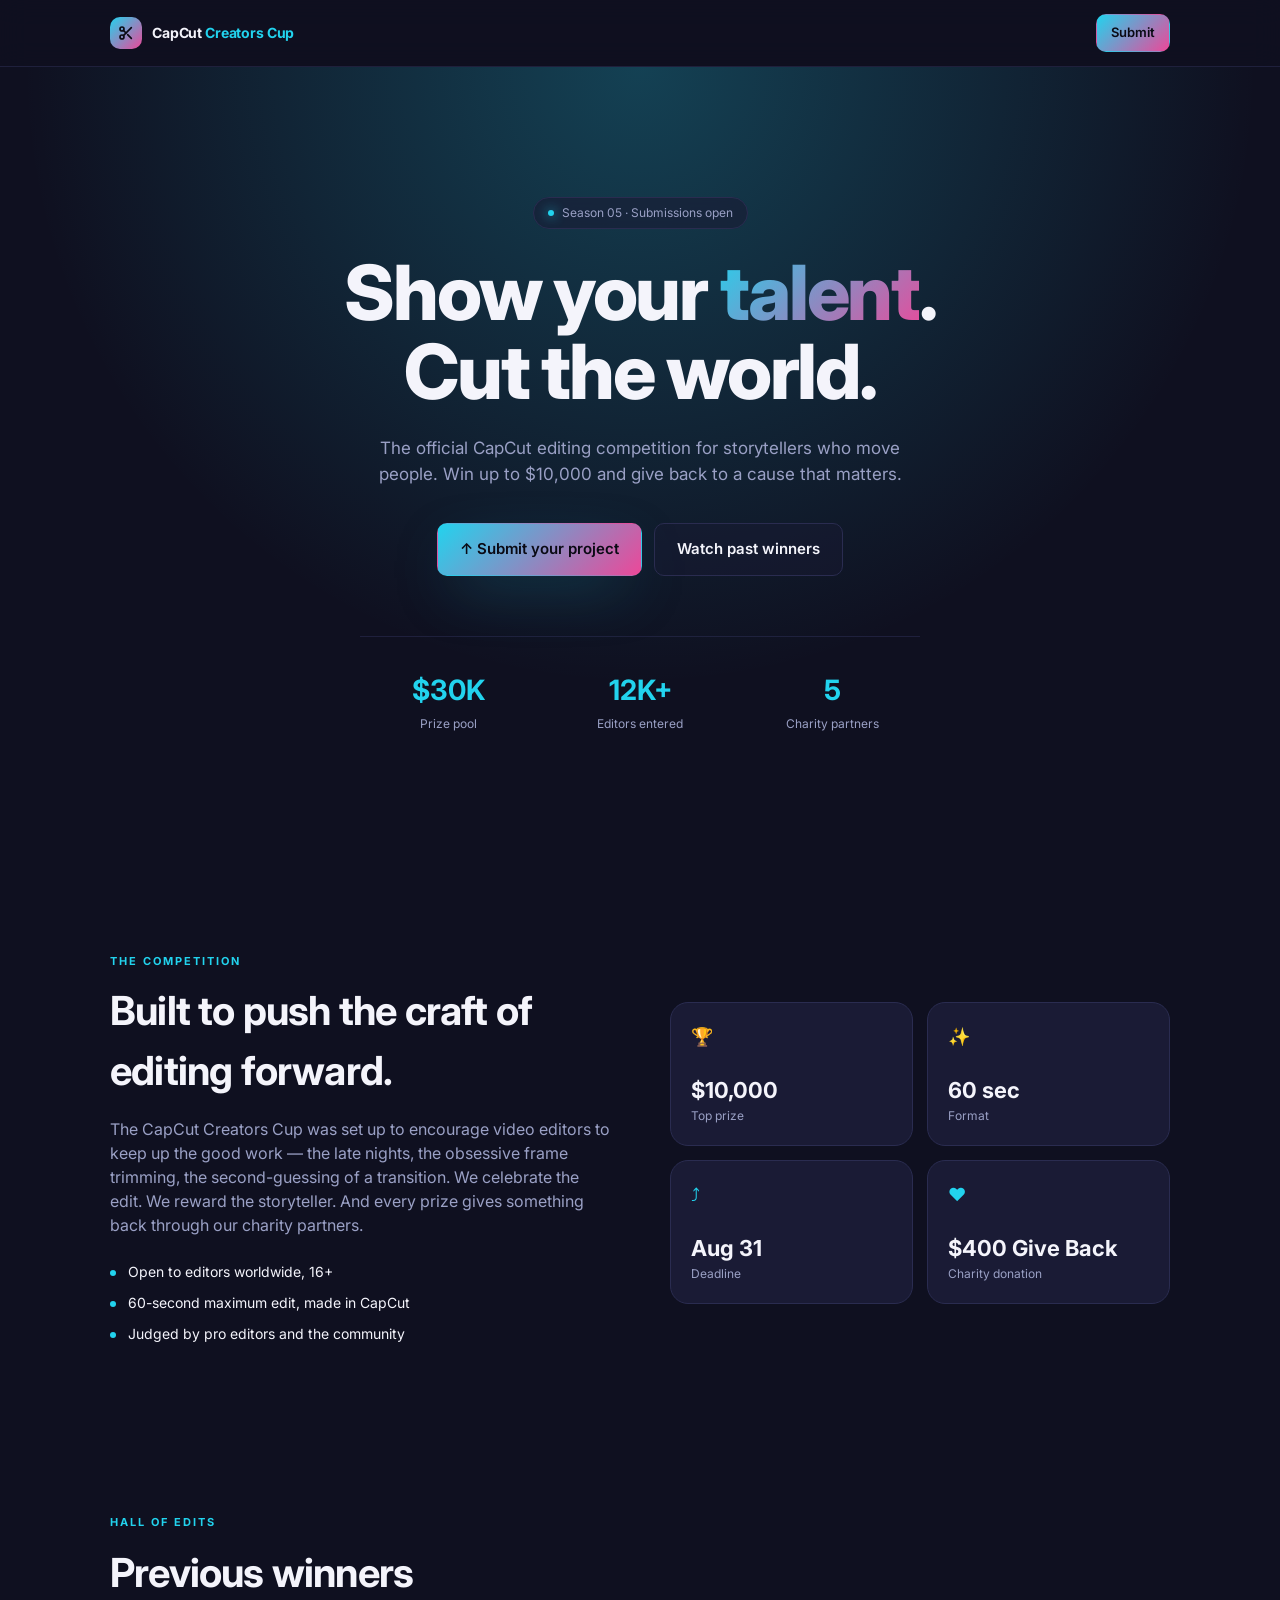
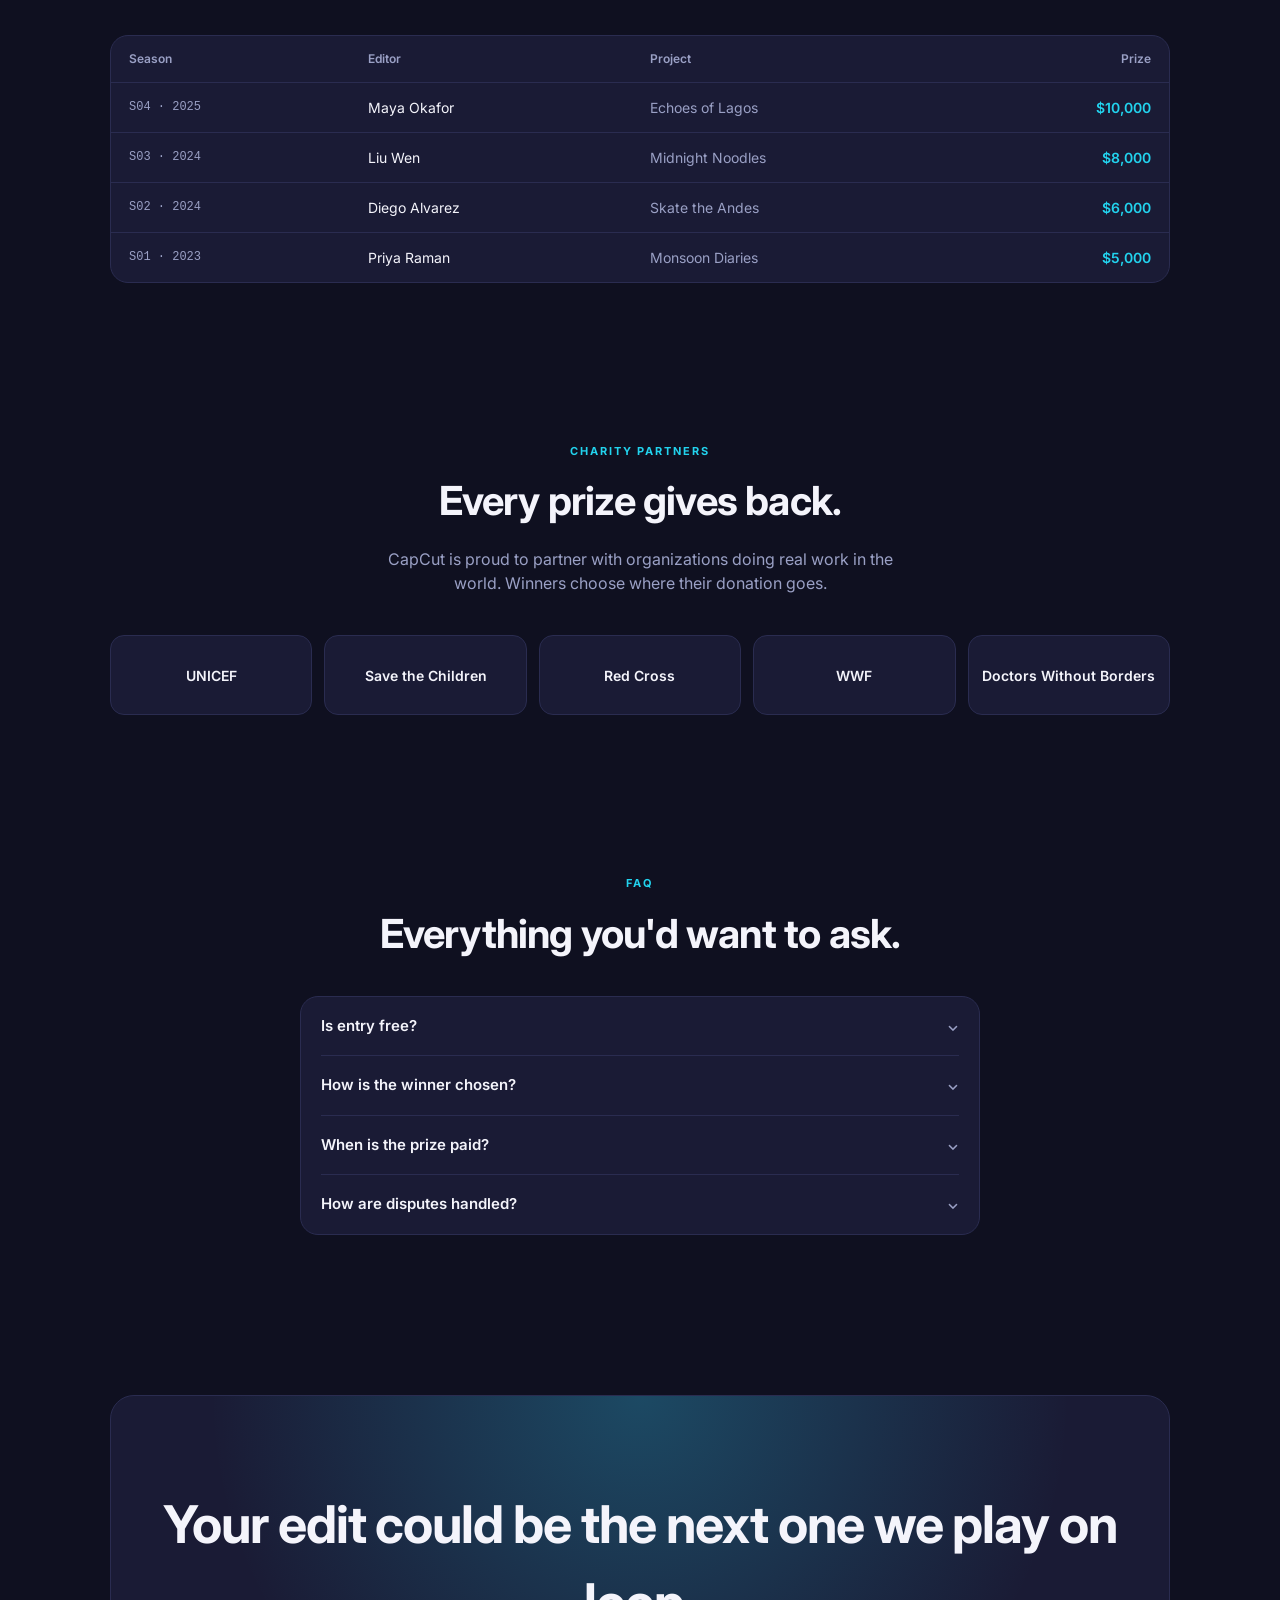
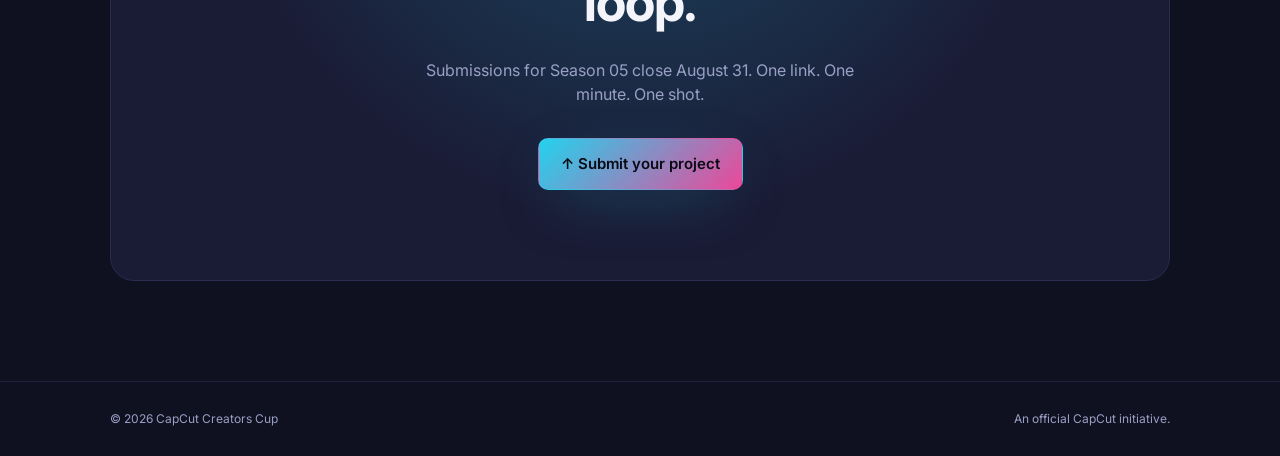
<file: index.html>
<!doctype html>
<html lang="en">
<head>
<meta charset="utf-8" />
<meta name="viewport" content="width=device-width, initial-scale=1" />
<title>CapCut Creators Cup — Show Your Talent</title>
<meta name="description" content="The official CapCut video editing competition. Submit your edit, win the prize, support a cause." />
<link rel="preconnect" href="https://fonts.googleapis.com">
<link rel="preconnect" href="https://fonts.gstatic.com" crossorigin>
<link href="https://fonts.googleapis.com/css2?family=Inter:wght@400;500;600;700;800&display=swap" rel="stylesheet">
<link rel="stylesheet" href="styles.css" />
</head>
<body>

<!-- NAV -->
<header class="nav">
  <div class="container nav-inner">
    <a href="#" class="logo">
      <span class="logo-mark">
        <!-- scissors icon -->
        <svg viewBox="0 0 24 24" fill="none" stroke="currentColor" stroke-width="2.5" stroke-linecap="round" stroke-linejoin="round"><circle cx="6" cy="6" r="3"/><circle cx="6" cy="18" r="3"/><line x1="20" y1="4" x2="8.12" y2="15.88"/><line x1="14.47" y1="14.48" x2="20" y2="20"/><line x1="8.12" y1="8.12" x2="12" y2="12"/></svg>
      </span>
      <span class="logo-text">CapCut <span class="accent">Creators Cup</span></span>
    </a>
    <a href="submit.html" class="btn btn-primary btn-sm">Submit</a>
  </div>
</header>

<!-- HERO -->
<section class="hero">
  <div class="hero-glow"></div>
  <div class="container hero-inner">
    <div class="pill">
      <span class="dot"></span> Season 05 · Submissions open
    </div>
    <h1 class="display">
      Show your <span class="gradient-text">talent</span>.<br>
      Cut the world.
    </h1>
    <p class="lead">
      The official CapCut editing competition for storytellers who move people.
      Win up to $10,000 and give back to a cause that matters.
    </p>
    <div class="cta-row">
      <a href="submit.html" class="btn btn-primary btn-lg">↑ Submit your project</a>
      <a href="#winners" class="btn btn-outline btn-lg">Watch past winners</a>
    </div>
    <div class="stats">
      <div><div class="stat-num">$30K</div><div class="stat-lbl">Prize pool</div></div>
      <div><div class="stat-num">12K+</div><div class="stat-lbl">Editors entered</div></div>
      <div><div class="stat-num">5</div><div class="stat-lbl">Charity partners</div></div>
    </div>
  </div>
</section>

<!-- ABOUT -->
<section class="container section">
  <div class="grid-2">
    <div>
      <div class="eyebrow">The Competition</div>
      <h2>Built to push the craft of editing forward.</h2>
      <p class="muted">
        The CapCut Creators Cup was set up to encourage video editors to keep
        up the good work — the late nights, the obsessive frame trimming, the
        second-guessing of a transition. We celebrate the edit. We reward the
        storyteller. And every prize gives something back through our charity partners.
      </p>
      <ul class="bullets">
        <li>Open to editors worldwide, 16+</li>
        <li>60-second maximum edit, made in CapCut</li>
        <li>Judged by pro editors and the community</li>
      </ul>
    </div>
    <div class="feature-grid">
      <div class="feature-card"><div class="ico">🏆</div><div class="big">$10,000</div><div class="muted small">Top prize</div></div>
      <div class="feature-card"><div class="ico">✨</div><div class="big">60 sec</div><div class="muted small">Format</div></div>
      <div class="feature-card"><div class="ico">⤴</div><div class="big">Aug 31</div><div class="muted small">Deadline</div></div>
      <div class="feature-card"><div class="ico">♥</div><div class="big">$400 Give Back</div><div class="muted small">Charity donation</div></div>
    </div>
  </div>
</section>

<!-- WINNERS -->
<section id="winners" class="container section">
  <div class="eyebrow">Hall of edits</div>
  <h2>Previous winners</h2>
  <div class="table-wrap">
    <table>
      <thead>
        <tr><th>Season</th><th>Editor</th><th>Project</th><th class="right">Prize</th></tr>
      </thead>
      <tbody>
        <tr><td class="mono muted">S04 · 2025</td><td>Maya Okafor</td><td class="muted">Echoes of Lagos</td><td class="right accent">$10,000</td></tr>
        <tr><td class="mono muted">S03 · 2024</td><td>Liu Wen</td><td class="muted">Midnight Noodles</td><td class="right accent">$8,000</td></tr>
        <tr><td class="mono muted">S02 · 2024</td><td>Diego Alvarez</td><td class="muted">Skate the Andes</td><td class="right accent">$6,000</td></tr>
        <tr><td class="mono muted">S01 · 2023</td><td>Priya Raman</td><td class="muted">Monsoon Diaries</td><td class="right accent">$5,000</td></tr>
      </tbody>
    </table>
  </div>
</section>

<!-- PARTNERS -->
<section class="container section center">
  <div class="eyebrow">Charity partners</div>
  <h2>Every prize gives back.</h2>
  <p class="muted narrow">
    CapCut is proud to partner with organizations doing real work in the world.
    Winners choose where their donation goes.
  </p>
  <div class="partners">
    <div class="partner">UNICEF</div>
    <div class="partner">Save the Children</div>
    <div class="partner">Red Cross</div>
    <div class="partner">WWF</div>
    <div class="partner">Doctors Without Borders</div>
  </div>
</section>

<!-- FAQ -->
<section class="container section narrow-section">
  <div class="center">
    <div class="eyebrow">FAQ</div>
    <h2>Everything you'd want to ask.</h2>
  </div>
  <div class="faq" id="faq">
    <details><summary>Is entry free?</summary><p>Yes. Entry to the CapCut Creators Cup is completely free. You only need a CapCut account and an original edit to submit.</p></details>
    <details><summary>How is the winner chosen?</summary><p>A panel of CapCut editors and guest judges scores entries on creativity, technical skill, storytelling, and use of CapCut features. Community votes count toward 20% of the final score.</p></details>
    <details><summary>When is the prize paid?</summary><p>Prizes are paid within 14 days of the winner announcement, after identity and originality checks are complete.</p></details>
    <details><summary>How are disputes handled?</summary><p>Any dispute about scoring, eligibility, or originality is reviewed by an independent three-person panel. Their decision is final and is communicated within 7 days of the dispute being raised.</p></details>
  </div>
</section>

<!-- FINAL CTA -->
<section id="submit" class="container section">
  <div class="final-cta">
    <div class="hero-glow"></div>
    <div class="final-inner">
      <h2 class="big-h">Your edit could be the next one we play on loop.</h2>
      <p class="muted">Submissions for Season 05 close August 31. One link. One minute. One shot.</p>
      <a href="submit.html" class="btn btn-primary btn-lg">↑ Submit your project</a>
    </div>
  </div>
</section>

<footer class="footer">
  <div class="container foot-inner">
    <div>© 2026 CapCut Creators Cup</div>
    <div>An official CapCut initiative.</div>
  </div>
</footer>

<script src="script.js"></script>
</body>
</html>
</file>
<file: styles.css>
/* ---------- Design tokens ---------- */
:root {
  --bg: #0f1020;
  --fg: #f4f4fb;
  --card: #1a1b35;
  --border: #2a2c50;
  --muted: #9aa0c5;
  --primary: #22d3ee;     /* cyan */
  --accent: #ec4899;      /* magenta */
  --primary-fg: #0a0a14;
  --gradient: linear-gradient(135deg, #22d3ee 0%, #ec4899 100%);
  --glow: radial-gradient(circle at 50% 0%, rgba(34,211,238,.25), transparent 60%);
  --shadow-glow: 0 20px 60px -20px rgba(34,211,238,.5);
  --radius: 14px;
}

* { box-sizing: border-box; }

html, body {
  margin: 0;
  padding: 0;
  background: var(--bg);
  color: var(--fg);
  font-family: 'Inter', system-ui, -apple-system, sans-serif;
  -webkit-font-smoothing: antialiased;
  line-height: 1.5;
}

a { color: inherit; text-decoration: none; }

.container { max-width: 1100px; margin: 0 auto; padding: 0 20px; }

/* ---------- Nav ---------- */
.nav {
  position: sticky;
  top: 0;
  z-index: 50;
  background: rgba(15,16,32,.8);
  backdrop-filter: blur(14px);
  border-bottom: 1px solid rgba(42,44,80,.6);
}
.nav-inner {
  display: flex;
  align-items: center;
  justify-content: space-between;
  padding: 14px 20px;
}
.logo { display: flex; align-items: center; gap: 10px; }
.logo-mark {
  width: 32px; height: 32px;
  background: var(--gradient);
  border-radius: 10px;
  display: grid; place-items: center;
  color: var(--primary-fg);
}
.logo-mark svg { width: 16px; height: 16px; }
.logo-text { font-weight: 700; font-size: 14px; letter-spacing: -0.01em; }
.accent { color: var(--primary); }

/* ---------- Buttons ---------- */
.btn {
  display: inline-flex; align-items: center; justify-content: center; gap: 8px;
  border-radius: 10px; font-weight: 600; cursor: pointer;
  transition: opacity .2s, transform .1s, background .2s, border-color .2s;
  border: 1px solid transparent;
}
.btn:active { transform: translateY(1px); }
.btn-sm { padding: 8px 14px; font-size: 13px; }
.btn-lg { padding: 14px 22px; font-size: 15px; }
.btn-primary {
  background: var(--gradient);
  color: var(--primary-fg);
  box-shadow: var(--shadow-glow);
}
.btn-primary:hover { opacity: .92; }
.btn-outline {
  background: rgba(26,27,53,.4);
  border-color: var(--border);
  color: var(--fg);
}
.btn-outline:hover { background: var(--card); }

/* ---------- Hero ---------- */
.hero { position: relative; overflow: hidden; }
.hero-glow {
  position: absolute; inset: 0;
  background: var(--glow);
  pointer-events: none;
}
.hero-inner {
  position: relative;
  text-align: center;
  padding: 80px 20px 100px;
}
@media (min-width: 768px) { .hero-inner { padding: 130px 20px 140px; } }

.pill {
  display: inline-flex; align-items: center; gap: 8px;
  padding: 6px 14px;
  border: 1px solid var(--border);
  background: rgba(26,27,53,.6);
  border-radius: 999px;
  font-size: 12px;
  color: var(--muted);
  margin-bottom: 24px;
  backdrop-filter: blur(8px);
}
.pill .dot { width: 6px; height: 6px; background: var(--primary); border-radius: 50%; box-shadow: 0 0 12px var(--primary); }

.display {
  font-size: clamp(40px, 8vw, 76px);
  font-weight: 800;
  line-height: 1.05;
  letter-spacing: -0.03em;
  margin: 0 auto;
  max-width: 800px;
}
.gradient-text {
  background: var(--gradient);
  -webkit-background-clip: text;
  background-clip: text;
  color: transparent;
}

.lead {
  margin: 24px auto 0;
  max-width: 540px;
  color: var(--muted);
  font-size: 17px;
}

.cta-row {
  display: flex; flex-direction: column; gap: 12px;
  justify-content: center; align-items: center;
  margin-top: 36px;
}
@media (min-width: 640px) { .cta-row { flex-direction: row; } }

.stats {
  display: grid; grid-template-columns: repeat(3, 1fr);
  gap: 16px;
  max-width: 560px;
  margin: 60px auto 0;
  padding-top: 32px;
  border-top: 1px solid rgba(42,44,80,.6);
}
.stat-num { font-size: 28px; font-weight: 700; color: var(--primary); }
.stat-lbl { font-size: 12px; color: var(--muted); margin-top: 4px; }

/* ---------- Sections ---------- */
.section { padding: 80px 20px; }
.center { text-align: center; }
.narrow { max-width: 540px; margin: 16px auto 0; }
.narrow-section { max-width: 720px; }

.eyebrow {
  font-size: 11px; font-weight: 700;
  text-transform: uppercase; letter-spacing: 0.18em;
  color: var(--primary);
  margin-bottom: 12px;
}
h2 { font-size: clamp(28px, 4vw, 40px); font-weight: 700; letter-spacing: -0.02em; margin: 0 0 12px; }
.big-h { font-size: clamp(28px, 5vw, 52px); font-weight: 700; letter-spacing: -0.02em; }
.muted { color: var(--muted); }
.small { font-size: 12px; }

.grid-2 {
  display: grid;
  grid-template-columns: 1fr;
  gap: 40px;
  align-items: center;
}
@media (min-width: 800px) { .grid-2 { grid-template-columns: 1fr 1fr; gap: 60px; } }

.bullets { list-style: none; padding: 0; margin: 24px 0 0; }
.bullets li {
  position: relative;
  padding-left: 18px;
  margin-bottom: 10px;
  font-size: 14px;
}
.bullets li::before {
  content: ''; position: absolute; left: 0; top: 9px;
  width: 6px; height: 6px; border-radius: 50%;
  background: var(--primary);
}

.feature-grid {
  display: grid; grid-template-columns: 1fr 1fr; gap: 14px;
  position: relative;
}
.feature-card {
  background: var(--card);
  border: 1px solid var(--border);
  border-radius: 18px;
  padding: 20px;
}
.feature-card .ico { font-size: 18px; color: var(--primary); }
.feature-card .big { font-size: 22px; font-weight: 700; margin-top: 24px; }

/* ---------- Table ---------- */
.table-wrap {
  margin-top: 32px;
  border: 1px solid var(--border);
  border-radius: 18px;
  background: var(--card);
  overflow: hidden;
}
table { width: 100%; border-collapse: collapse; font-size: 14px; }
th, td { text-align: left; padding: 14px 18px; border-bottom: 1px solid var(--border); }
tbody tr:last-child td { border-bottom: none; }
th { font-size: 12px; color: var(--muted); font-weight: 600; }
.right { text-align: right; }
.mono { font-family: ui-monospace, 'SF Mono', monospace; font-size: 12px; }
td.accent { color: var(--primary); font-weight: 600; }

/* ---------- Partners ---------- */
.partners {
  margin-top: 40px;
  display: grid;
  grid-template-columns: repeat(2, 1fr);
  gap: 12px;
}
@media (min-width: 768px) { .partners { grid-template-columns: repeat(5, 1fr); } }
.partner {
  height: 80px;
  display: grid; place-items: center;
  background: var(--card);
  border: 1px solid var(--border);
  border-radius: 14px;
  font-weight: 600;
  font-size: 14px;
  text-align: center;
  padding: 0 12px;
  transition: border-color .2s, color .2s;
}
.partner:hover { border-color: var(--primary); color: var(--primary); }

/* ---------- FAQ ---------- */
.faq {
  margin-top: 32px;
  background: var(--card);
  border: 1px solid var(--border);
  border-radius: 18px;
  padding: 0 20px;
}
.faq details {
  border-bottom: 1px solid var(--border);
  padding: 18px 0;
}
.faq details:last-child { border-bottom: none; }
.faq summary {
  list-style: none;
  cursor: pointer;
  font-weight: 600;
  font-size: 15px;
  display: flex; justify-content: space-between; align-items: center;
}
.faq summary::-webkit-details-marker { display: none; }
.faq summary::after {
  content: '⌄';
  color: var(--muted);
  transition: transform .2s;
}
.faq details[open] summary::after { transform: rotate(180deg); }
.faq p { margin: 12px 0 0; color: var(--muted); font-size: 14px; }

/* ---------- Final CTA ---------- */
.final-cta {
  position: relative;
  overflow: hidden;
  border: 1px solid var(--border);
  background: var(--card);
  border-radius: 24px;
  padding: 60px 30px;
  text-align: center;
}
@media (min-width: 768px) { .final-cta { padding: 90px 40px; } }
.final-inner { position: relative; }
.final-inner p { max-width: 480px; margin: 16px auto 32px; }

/* ---------- Footer ---------- */
.footer {
  border-top: 1px solid rgba(42,44,80,.6);
  margin-top: 20px;
}
.foot-inner {
  display: flex; flex-direction: column; gap: 8px;
  align-items: center; justify-content: space-between;
  padding: 28px 20px;
  font-size: 12px;
  color: var(--muted);
}
@media (min-width: 640px) { .foot-inner { flex-direction: row; } }

/* ---------- Form page ---------- */
.form-page { padding: 60px 20px 100px; max-width: 760px; }
.form-card {
  background: var(--card);
  border: 1px solid var(--border);
  border-radius: 22px;
  padding: 32px;
  position: relative;
}
@media (min-width: 640px) { .form-card { padding: 40px; } }

.form-grid {
  display: grid;
  grid-template-columns: 1fr 1fr;
  gap: 20px;
}
@media (max-width: 640px) { .form-grid { grid-template-columns: 1fr; } }
.field { display: flex; flex-direction: column; gap: 8px; }
.field.full { grid-column: 1 / -1; }
.field label { font-size: 13px; font-weight: 600; color: var(--fg); }
.field input[type="text"],
.field input[type="email"],
.field input[type="tel"],
.field input[type="url"] {
  background: rgba(15,16,32,.6);
  border: 1px solid var(--border);
  color: var(--fg);
  border-radius: 10px;
  padding: 12px 14px;
  font-size: 14px;
  font-family: inherit;
  transition: border-color .2s, box-shadow .2s;
}
.field input:focus {
  outline: none;
  border-color: var(--primary);
  box-shadow: 0 0 0 3px rgba(34,211,238,.18);
}
.field input.invalid { border-color: #f87171; }
.err { color: #f87171; font-size: 12px; min-height: 14px; }

/* Upload boxes */
.upload {
  border: 1.5px dashed var(--border);
  border-radius: 14px;
  padding: 28px 16px;
  text-align: center;
  cursor: pointer;
  background: rgba(15,16,32,.4);
  transition: border-color .2s, background .2s;
  position: relative;
  overflow: hidden;
}
.upload:hover, .upload.drag { border-color: var(--primary); background: rgba(34,211,238,.05); }
.upload.has-file { border-style: solid; border-color: var(--primary); }
.upload-inner { display: flex; flex-direction: column; gap: 6px; align-items: center; font-size: 14px; color: var(--muted); }
.upload-inner strong { color: var(--fg); }
.upload-ico { font-size: 28px; margin-bottom: 4px; }
#thumbPreview { display: block; max-height: 220px; max-width: 100%; margin: 12px auto 0; border-radius: 10px; }
.file-name { margin-top: 14px; padding: 10px 14px; background: rgba(34,211,238,.1); color: var(--primary); border-radius: 10px; font-size: 13px; font-weight: 600; }

.check {
  display: flex; align-items: flex-start; gap: 10px;
  margin: 24px 0;
  font-size: 13px;
  color: var(--muted);
  cursor: pointer;
}
.check input { margin-top: 3px; accent-color: var(--primary); }

.full-w { width: 100%; }

/* Success card */
.success-card {
  background: var(--card);
  border: 1px solid var(--border);
  border-radius: 22px;
  padding: 48px 32px;
  text-align: center;
}
.success-ico {
  width: 72px; height: 72px;
  margin: 0 auto 20px;
  border-radius: 50%;
  background: var(--gradient);
  color: var(--primary-fg);
  display: grid; place-items: center;
  font-size: 36px;
  font-weight: 800;
  box-shadow: var(--shadow-glow);
}
.success-card h2 { font-size: 28px; margin: 0 0 16px; }
.success-card p { max-width: 480px; margin: 0 auto 16px; font-size: 15px; line-height: 1.6; }

/* ---------- Mobile polish ---------- */
.table-wrap { overflow-x: auto; -webkit-overflow-scrolling: touch; }
table { min-width: 480px; }
@media (max-width: 640px) {
  .section { padding: 56px 18px; }
  .hero-inner { padding: 56px 18px 72px; }
  .stats { gap: 10px; margin-top: 40px; padding-top: 24px; }
  .stat-num { font-size: 22px; }
  .feature-card { padding: 16px; }
  .feature-card .big { font-size: 18px; margin-top: 16px; }
  .final-cta { padding: 48px 22px; border-radius: 20px; }
  .big-h { font-size: clamp(24px, 7vw, 36px); }
  .form-card { padding: 24px; border-radius: 18px; }
  .cta-row .btn { width: 100%; }
}
img, svg { max-width: 100%; height: auto; }

/* ---------- Admin dashboard ---------- */
.admin-grid {
  display: grid;
  grid-template-columns: repeat(auto-fill, minmax(320px, 1fr));
  gap: 20px;
  margin-top: 20px;
}
.admin-card {
  background: var(--card);
  border: 1px solid var(--border);
  border-radius: var(--radius);
  overflow: hidden;
  display: flex;
  flex-direction: column;
  transition: transform .15s ease, border-color .15s ease;
}
.admin-card:hover { transform: translateY(-2px); border-color: rgba(34,211,238,.4); }
.admin-media {
  width: 100%;
  aspect-ratio: 16 / 9;
  object-fit: cover;
  background: #000;
  display: block;
}
.admin-media-empty {
  display: flex; align-items: center; justify-content: center;
  color: var(--muted); font-size: 14px;
}
.admin-body { padding: 16px; display: flex; flex-direction: column; gap: 14px; }
.admin-head { display: flex; justify-content: space-between; gap: 10px; align-items: baseline; flex-wrap: wrap; }
.admin-head h3 { margin: 0; font-size: 18px; }
.admin-meta {
  display: grid;
  grid-template-columns: 1fr 1fr;
  gap: 10px 14px;
  font-size: 14px;
}
.admin-meta a { color: var(--primary); word-break: break-all; }
.admin-meta > div { min-width: 0; }
.small { font-size: 12px; }
.admin-actions { display: flex; flex-wrap: wrap; gap: 8px; }
.chip {
  display: inline-block;
  padding: 6px 12px;
  border: 1px solid var(--border);
  border-radius: 999px;
  font-size: 13px;
  color: var(--fg);
  background: rgba(255,255,255,.02);
}
.chip:hover { border-color: var(--primary); color: var(--primary); }
@media (max-width: 480px) {
  .admin-meta { grid-template-columns: 1fr; }
}

/* ---------- Reward page ---------- */
.reward-banner {
  position: relative;
  padding: 80px 0 40px;
  text-align: center;
  overflow: hidden;
}
.trophy {
  font-size: clamp(64px, 12vw, 110px);
  filter: drop-shadow(0 12px 40px rgba(236,72,153,.45));
  animation: bob 3s ease-in-out infinite;
}
@keyframes bob { 0%,100% { transform: translateY(0); } 50% { transform: translateY(-10px); } }
.reward-title { font-size: clamp(36px, 7vw, 52px); margin: 12px 0 0; }
@media (min-width: 900px) {.reward-title {margin: 0 auto;}}

.prize-card {
  background: var(--card);
  border: 1px solid var(--border);
  border-radius: 24px;
  padding: clamp(28px, 5vw, 48px);
  text-align: center;
  max-width: 760px;
  margin: 0 auto 40px;
  background-image: var(--glow);
  box-shadow: var(--shadow-glow);
}
.prize-label {
  text-transform: uppercase;
  letter-spacing: 3px;
  font-size: 12px;
  color: var(--muted);
  font-weight: 700;
}
.prize-amount {
  font-size: clamp(56px, 13vw, 110px);
  font-weight: 900;
  line-height: 1;
  margin: 8px 0 20px;
  background: var(--gradient);
  -webkit-background-clip: text;
  background-clip: text;
  color: transparent;
}
.prize-amount span { font-size: 0.3em; color: var(--muted); margin-left: 10px; -webkit-text-fill-color: var(--muted); }
.prize-note { color: var(--muted); max-width: 580px; margin: 0 auto 28px; }

.donate-flow { max-width: 760px; margin: 0 auto 60px; }
.section-title { font-size: clamp(22px, 3vw, 28px); margin: 0 0 16px; }

.method-grid {
  display: grid;
  grid-template-columns: 1fr 1fr;
  gap: 14px;
  margin-bottom: 24px;
}
@media (max-width: 540px) { .method-grid { grid-template-columns: 1fr; } }
.method-btn {
  display: flex; align-items: center; gap: 16px;
  background: var(--card);
  border: 1px solid var(--border);
  border-radius: var(--radius);
  padding: 18px 20px;
  color: var(--fg);
  cursor: pointer;
  text-align: left;
  transition: all .2s;
  font-family: inherit;
}
.method-btn:hover { border-color: var(--primary); transform: translateY(-2px); }
.method-btn.active { border-color: var(--primary); background-image: var(--glow); box-shadow: var(--shadow-glow); }
.method-ico {
  width: 48px; height: 48px;
  border-radius: 12px;
  background: var(--gradient);
  display: grid; place-items: center;
  font-size: 24px; font-weight: 800;
  color: var(--primary-fg);
  flex-shrink: 0;
}
.method-btn small { display: block; margin-top: 2px; }

.details-box {
  background: var(--card);
  border: 1px solid var(--border);
  border-radius: var(--radius);
  margin-bottom: 16px;
  overflow: hidden;
}
.details-box summary {
  padding: 16px 20px;
  cursor: pointer;
  font-weight: 600;
  list-style: none;
}
.details-box summary::-webkit-details-marker { display: none; }
.details-box summary::after { content: '▾'; float: right; color: var(--muted); transition: transform .2s; }
.details-box[open] summary::after { transform: rotate(180deg); }
.details-body { padding: 0 20px 20px; border-top: 1px solid var(--border); padding-top: 16px; }
.detail-row {
  display: flex; justify-content: space-between; align-items: center;
  gap: 16px; padding: 8px 0; flex-wrap: wrap;
}
.detail-row .muted { font-size: 13px; }
.details-body hr { border: none; border-top: 1px solid var(--border); margin: 12px 0; }
code.addr {
  background: rgba(34,211,238,.08);
  border: 1px dashed rgba(34,211,238,.4);
  padding: 6px 10px;
  border-radius: 8px;
  font-size: 13px;
  word-break: break-all;
  cursor: pointer;
  color: var(--primary);
  font-family: ui-monospace, Menlo, monospace;
}
code.addr:hover { background: rgba(34,211,238,.16); }

#proofPreview { max-width: 100%; max-height: 240px; border-radius: 10px; margin-top: 12px; }

/* Admin proofs */
.admin-tabs { display: flex; gap: 8px; margin: 8px 0 24px; flex-wrap: wrap; }
.admin-tab {
  background: var(--card); border: 1px solid var(--border);
  color: var(--fg); padding: 10px 18px; border-radius: 999px;
  cursor: pointer; font-family: inherit; font-weight: 600;
}
.admin-tab.active { background: var(--gradient); color: var(--primary-fg); border-color: transparent; }
</file>
